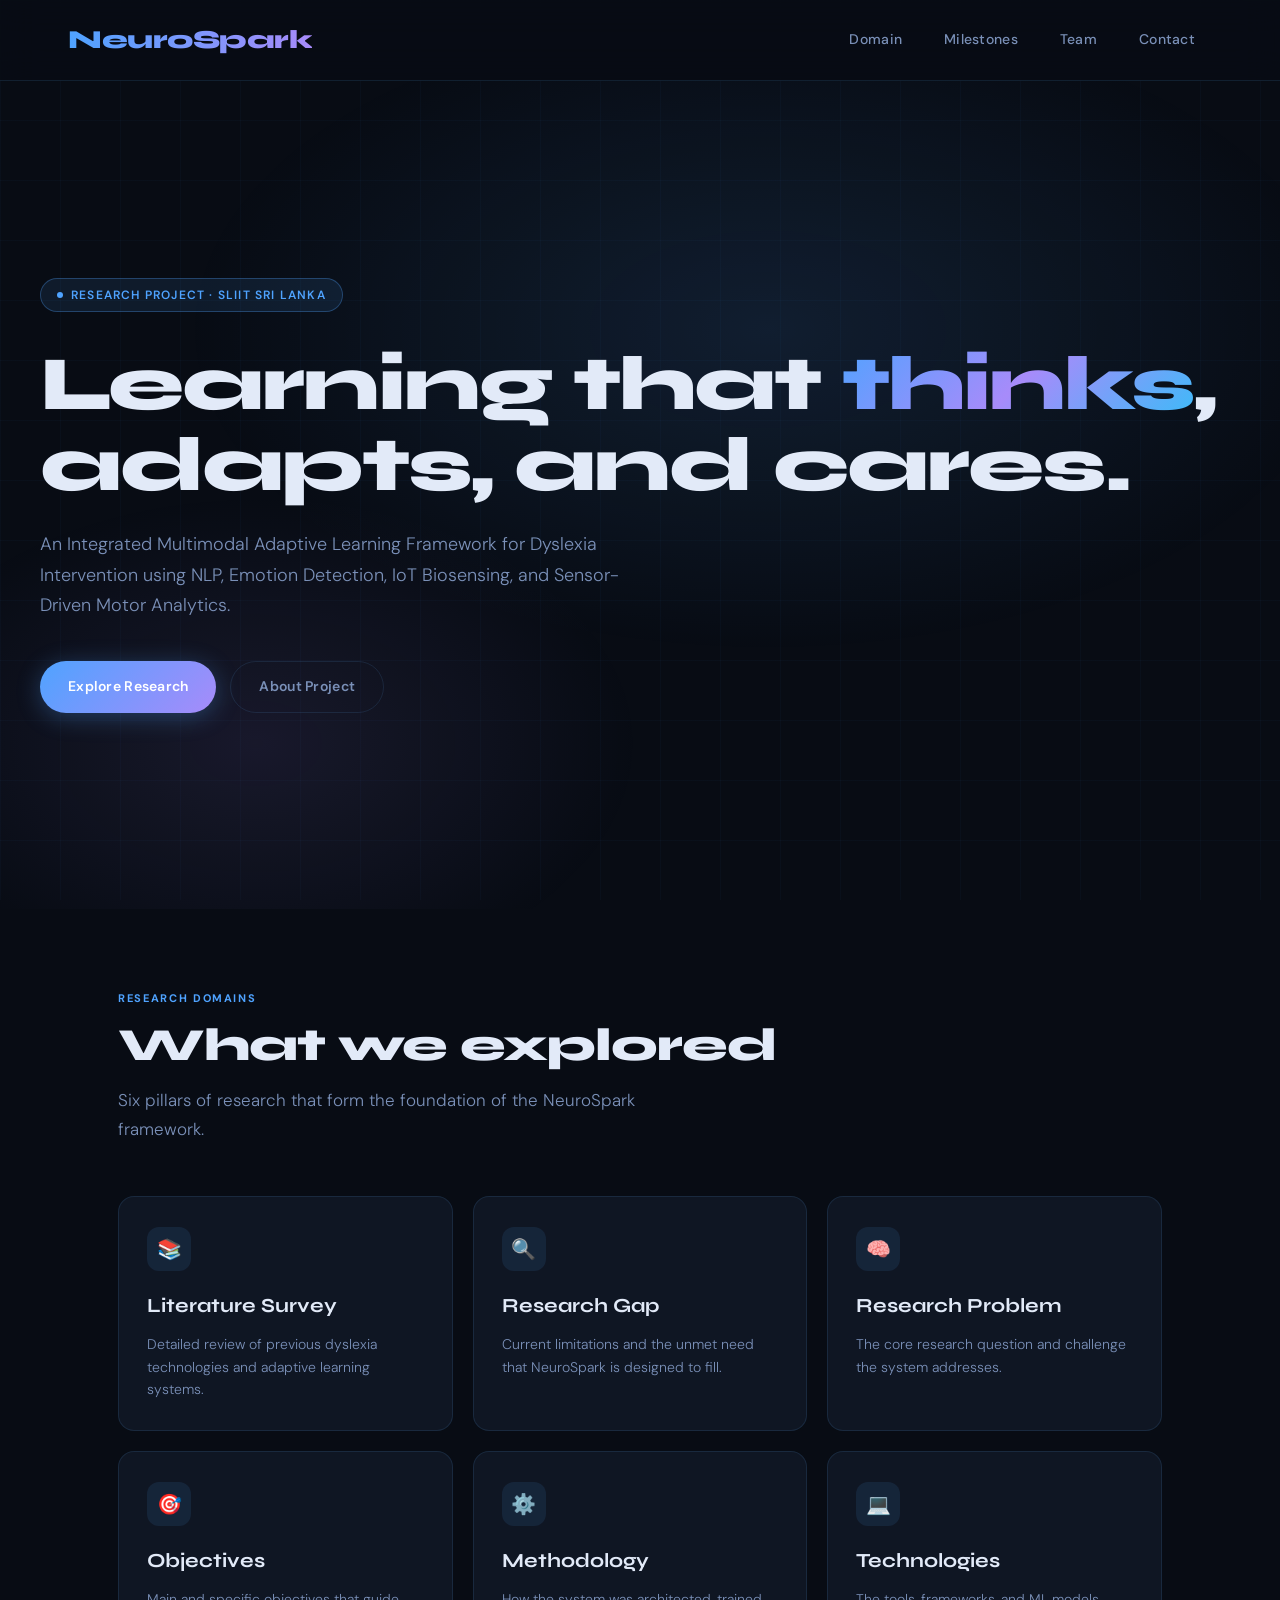
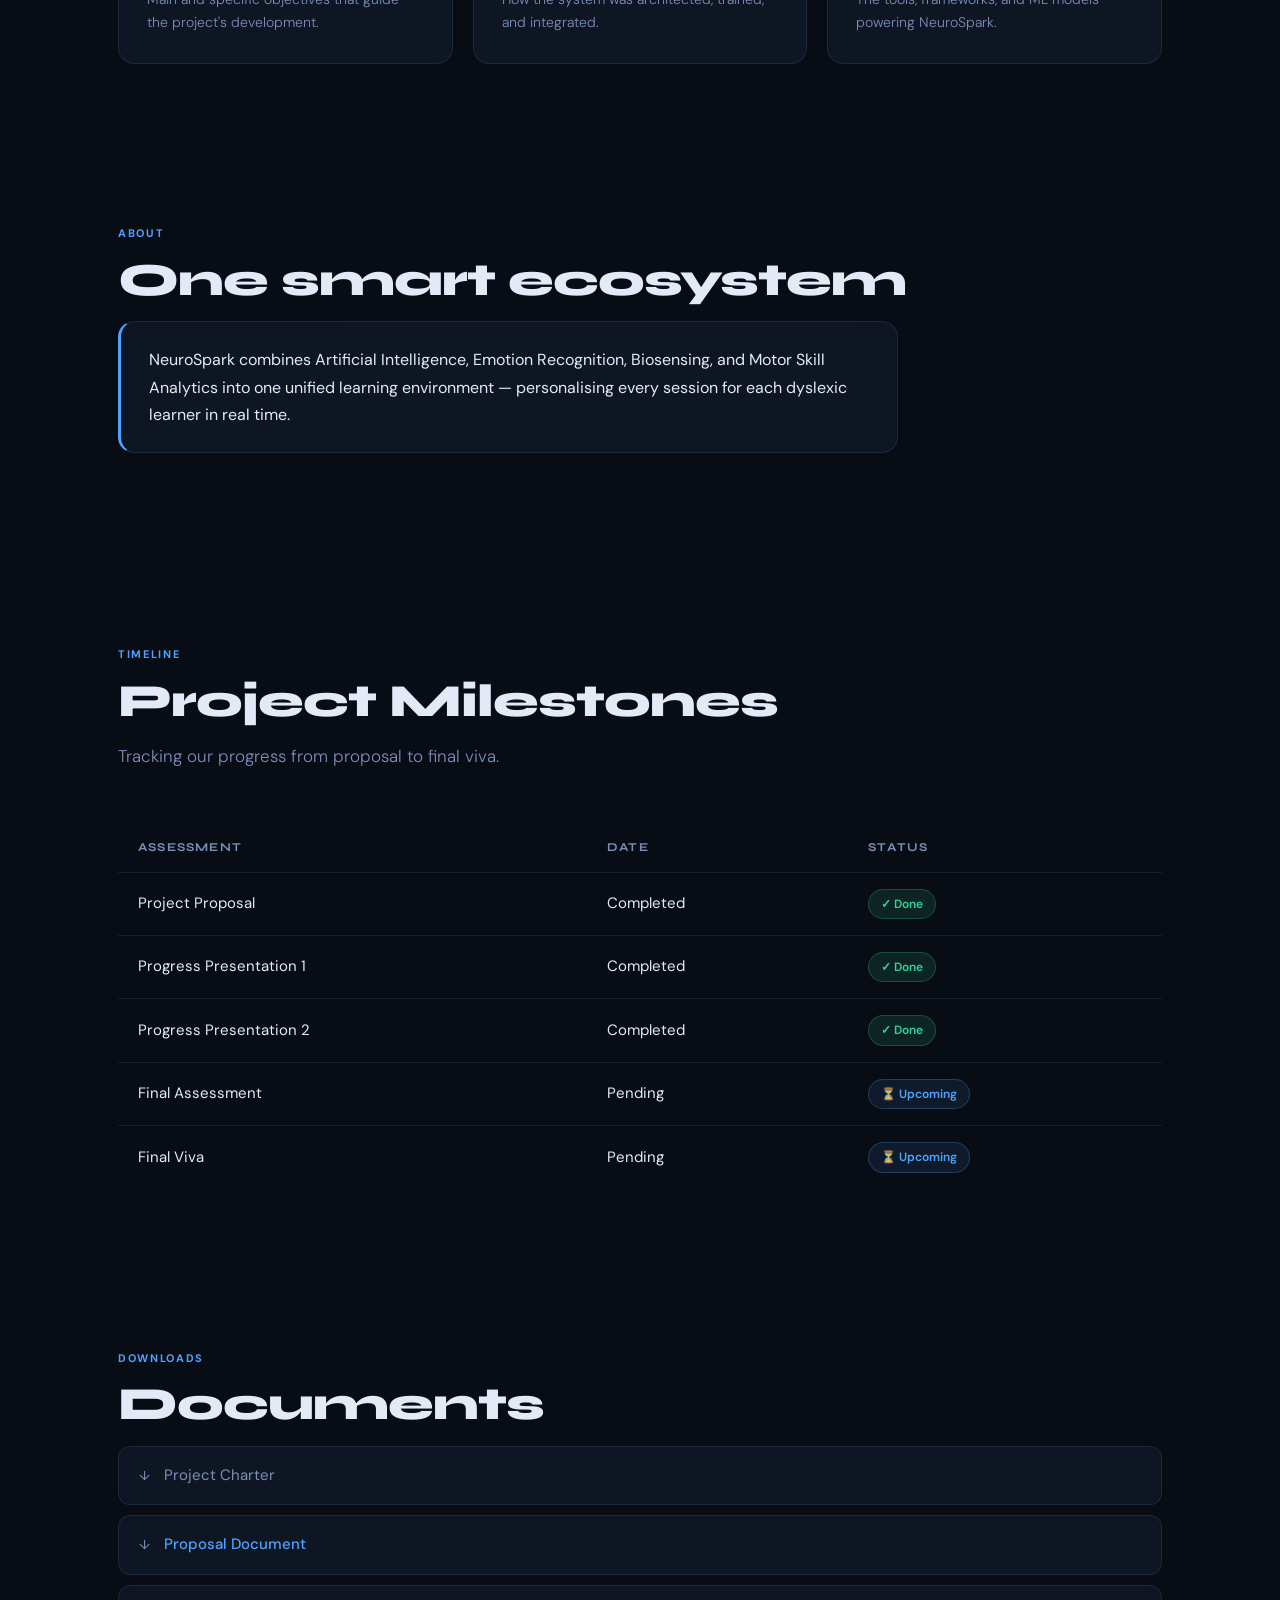
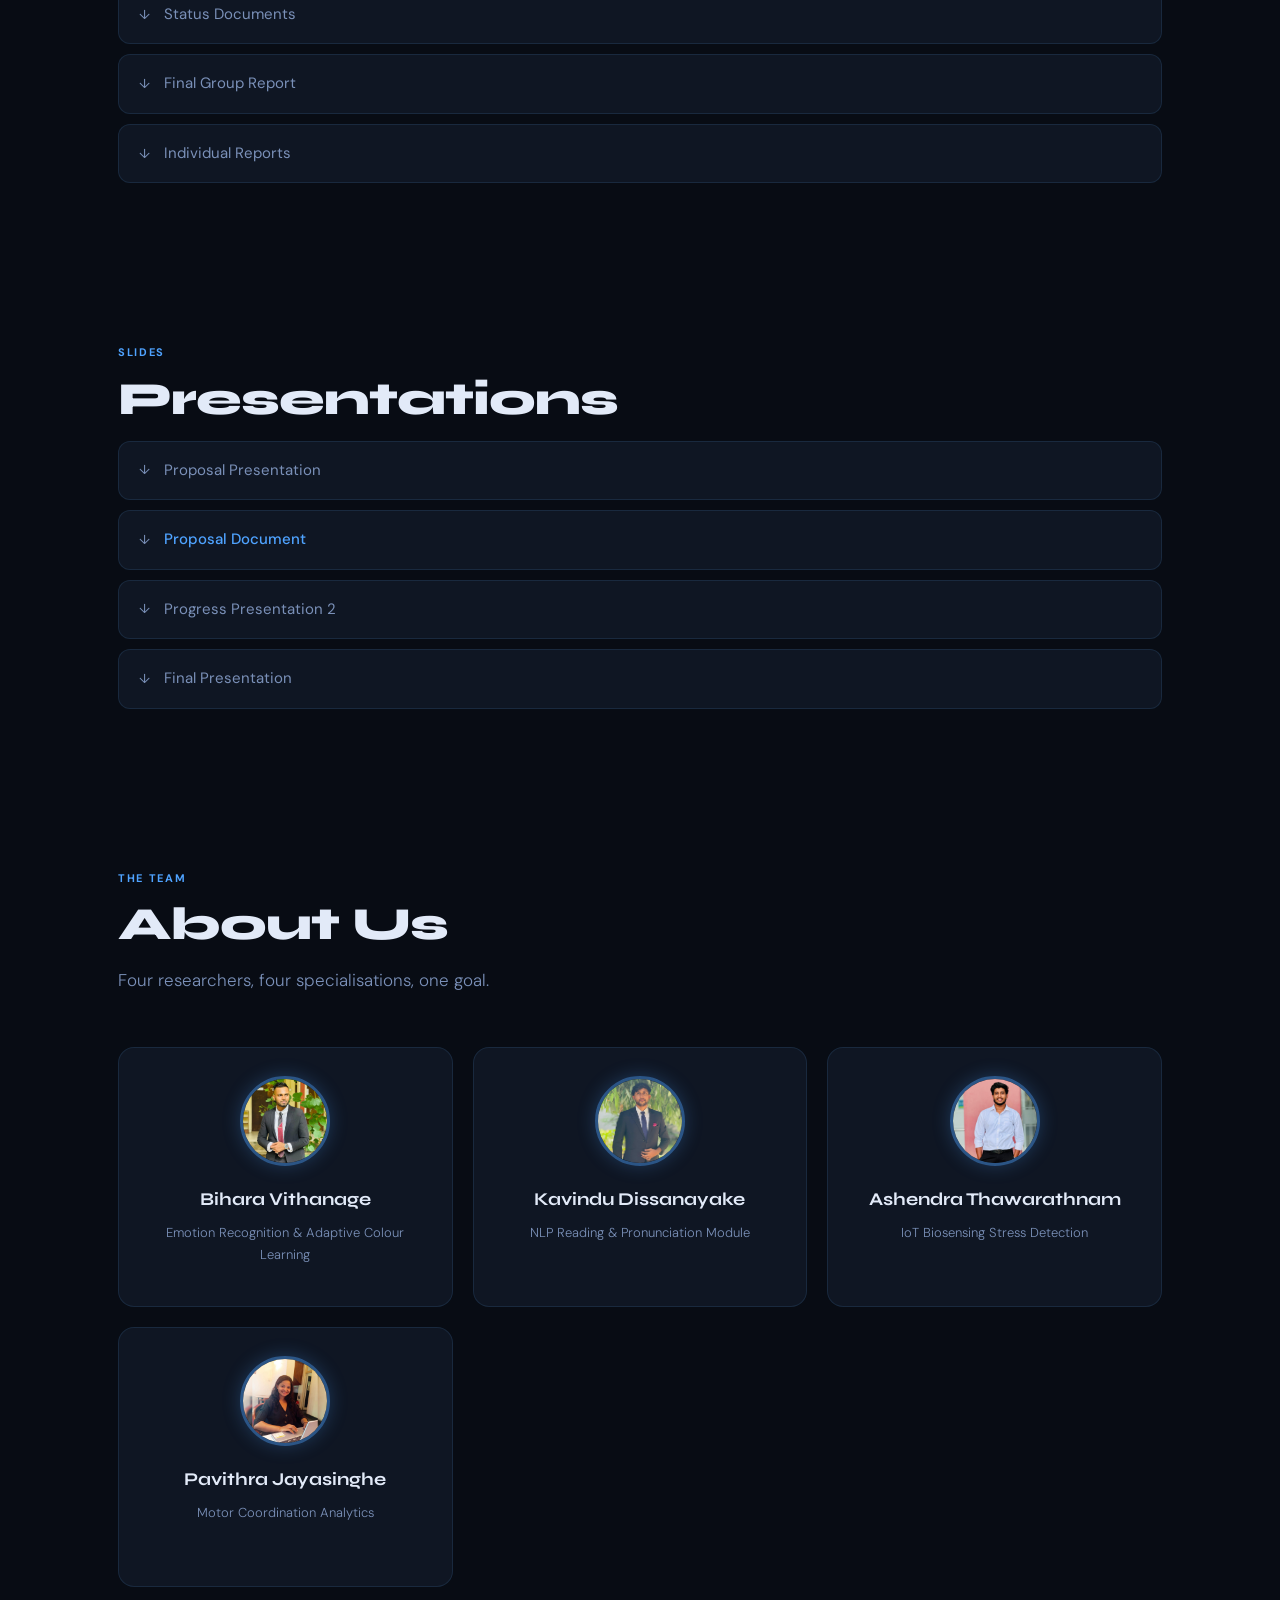
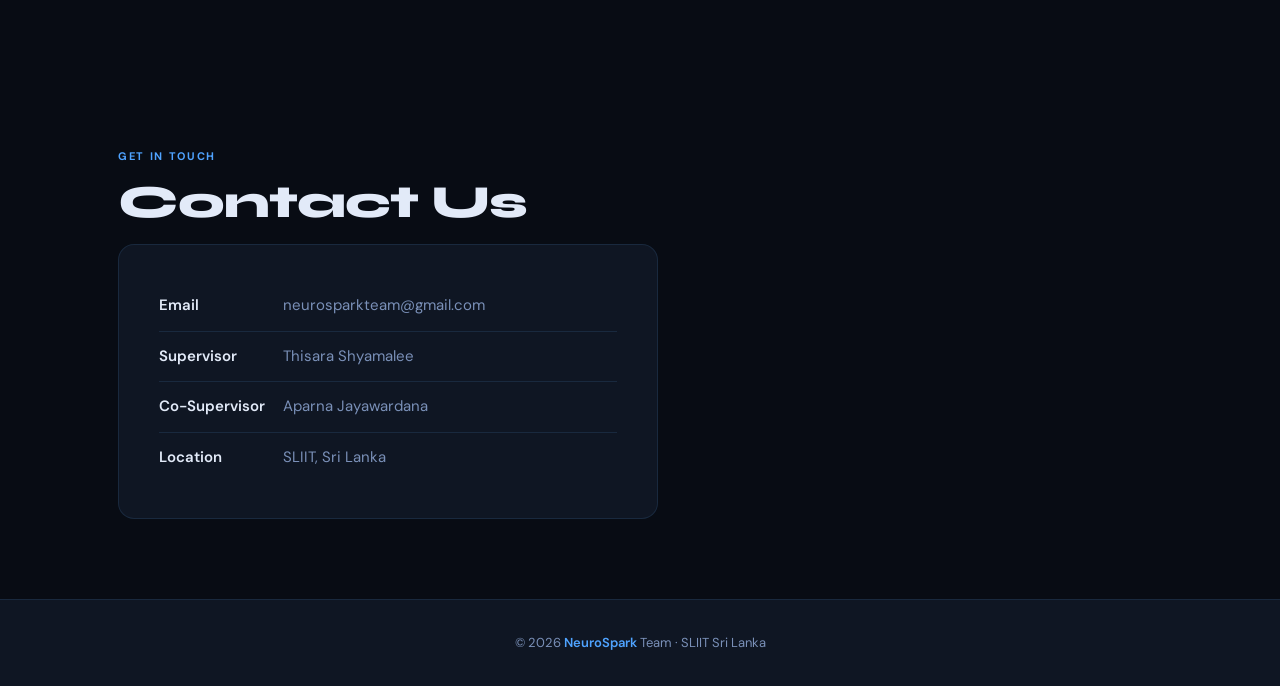
<file: index.html>
<!-- =========================
FILE: index.html
========================= -->
<!DOCTYPE html>
<html lang="en">
<head>
<meta charset="UTF-8">
<meta name="viewport" content="width=device-width, initial-scale=1.0">
<title>NeuroSpark — Adaptive Learning for Dyslexia</title>
<link rel="stylesheet" href="style.css">
</head>
<body>

<header>
  <nav>
    <div class="logo">NeuroSpark</div>
    <div class="menu">
      <a href="#domain">Domain</a>
      <a href="#milestones">Milestones</a>
      <a href="#team">Team</a>
      <a href="#contact">Contact</a>
    </div>
  </nav>
</header>

<!-- Hero -->
<section class="hero">
  <div class="hero-bg"></div>
  <div class="hero-content">
    <div class="hero-tag">Research Project · SLIIT Sri Lanka</div>
    <h1>Learning that <span>thinks</span>,<br>adapts, and cares.</h1>
    <p>An Integrated Multimodal Adaptive Learning Framework for Dyslexia Intervention using NLP, Emotion Detection, IoT Biosensing, and Sensor-Driven Motor Analytics.</p>
    <div class="hero-actions">
      <a href="#domain" class="btn">Explore Research</a>
      <a href="#about" class="btn-ghost">About Project</a>
    </div>
  </div>
</section>

<!-- Domain -->
<section class="container" id="domain">
  <div class="section-label">Research Domains</div>
  <h2 class="section-title">What we explored</h2>
  <p class="section-desc">Six pillars of research that form the foundation of the NeuroSpark framework.</p>

  <div class="card-grid">
    <div class="card">
      <div class="card-icon">📚</div>
      <a href="literature.html">Literature Survey</a>
      <p>Detailed review of previous dyslexia technologies and adaptive learning systems.</p>
    </div>
    <div class="card">
      <div class="card-icon">🔍</div>
      <a href="gap.html">Research Gap</a>
      <p>Current limitations and the unmet need that NeuroSpark is designed to fill.</p>
    </div>
    <div class="card">
      <div class="card-icon">🧠</div>
      <a href="problem.html">Research Problem</a>
      <p>The core research question and challenge the system addresses.</p>
    </div>
    <div class="card">
      <div class="card-icon">🎯</div>
      <a href="objectives.html">Objectives</a>
      <p>Main and specific objectives that guide the project's development.</p>
    </div>
    <div class="card">
      <div class="card-icon">⚙️</div>
      <a href="methodology.html">Methodology</a>
      <p>How the system was architected, trained, and integrated.</p>
    </div>
    <div class="card">
      <div class="card-icon">💻</div>
      <a href="technologies.html">Technologies</a>
      <p>The tools, frameworks, and ML models powering NeuroSpark.</p>
    </div>
  </div>
</section>

<!-- About -->
<section class="container" id="about">
  <div class="section-label">About</div>
  <h2 class="section-title">One smart ecosystem</h2>
  <div class="highlight-box">
    <p>NeuroSpark combines Artificial Intelligence, Emotion Recognition, Biosensing, and Motor Skill Analytics into one unified learning environment — personalising every session for each dyslexic learner in real time.</p>
  </div>
</section>

<!-- Milestones -->
<section class="container" id="milestones">
  <div class="section-label">Timeline</div>
  <h2 class="section-title">Project Milestones</h2>
  <p class="section-desc">Tracking our progress from proposal to final viva.</p>

  <table class="milestone-table">
    <thead>
      <tr>
        <th>Assessment</th>
        <th>Date</th>
        <th>Status</th>
      </tr>
    </thead>
    <tbody>
      <tr>
        <td>Project Proposal</td>
        <td>Completed</td>
        <td><span class="badge done">✓ Done</span></td>
      </tr>
      <tr>
        <td>Progress Presentation 1</td>
        <td>Completed</td>
        <td><span class="badge done">✓ Done</span></td>
      </tr>
      <tr>
        <td>Progress Presentation 2</td>
        <td>Completed</td>
        <td><span class="badge done">✓ Done</span></td>
      </tr>
      <tr>
        <td>Final Assessment</td>
        <td>Pending</td>
        <td><span class="badge upcoming">⏳ Upcoming</span></td>
      </tr>
      <tr>
        <td>Final Viva</td>
        <td>Pending</td>
        <td><span class="badge upcoming">⏳ Upcoming</span></td>
      </tr>
    </tbody>
  </table>
</section>

<!-- Documents -->
<section class="container" id="documents">
  <div class="section-label">Downloads</div>
  <h2 class="section-title">Documents</h2>
  <ul class="doc-list">
    <li>Project Charter</li>
    <li><a href="files/NEURODIVERSITY AWARE ADAPTIVE LEARNING WEB APPLICATION new.pdf" download>Proposal Document</a></li>
    <li>Status Documents</li>
    <li>Final Group Report</li>
    <li>Individual Reports</li>
  </ul>
</section>

<!-- Presentations -->
<section class="container" id="presentations">
  <div class="section-label">Slides</div>
  <h2 class="section-title">Presentations</h2>
  <ul class="doc-list">
    <li>Proposal Presentation</li>
    <li><a href="files/Proposal_Presentation_Template_V3[1].pptx" download>Proposal Document</a></li>
    <li>Progress Presentation 2</li>
    <li>Final Presentation</li>
  </ul>
</section>

<!-- Team -->
<section class="container" id="team">
  <div class="section-label">The Team</div>
  <h2 class="section-title">About Us</h2>
  <p class="section-desc">Four researchers, four specialisations, one goal.</p>
  <div class="card-grid">
    <div class="team-card">
      <img src="images/member1.jpeg" class="member-photo">
      <h3>Bihara Vithanage</h3>
      <p>Emotion Recognition &amp; Adaptive Colour Learning</p>
    </div>
    <div class="team-card">
      <img src="images/member2.jpeg" class="member-photo">
      <h3>Kavindu Dissanayake</h3>
      <p>NLP Reading &amp; Pronunciation Module</p>
    </div>
    <div class="team-card">  
      <img src="images/member3.jpeg" class="member-photo">
      <h3>Ashendra Thawarathnam</h3>
      <p>IoT Biosensing Stress Detection</p>
    </div>
    <div class="team-card">   
      <img src="images/member4.jpeg" class="member-photo">
      <h3>Pavithra Jayasinghe</h3>
      <p>Motor Coordination Analytics</p>
    </div>
  </div>
</section>

<!-- Contact -->
<section class="container" id="contact">
  <div class="section-label">Get in Touch</div>
  <h2 class="section-title">Contact Us</h2>
  <div class="contact-box">
    <div class="contact-row">
      <span class="label">Email</span>
      <span>neurosparkteam@gmail.com</span>
    </div>
    <div class="contact-row">
      <span class="label">Supervisor</span>
      <span>Thisara Shyamalee</span>
    </div>
    <div class="contact-row">
      <span class="label">Co-Supervisor</span>
      <span>Aparna Jayawardana</span>
    </div>
    <div class="contact-row">
      <span class="label">Location</span>
      <span>SLIIT, Sri Lanka</span>
    </div>
  </div>
</section>

<footer>
  <p>© 2026 <span>NeuroSpark</span> Team · SLIIT Sri Lanka</p>
</footer>

</body>
</html>
</file>
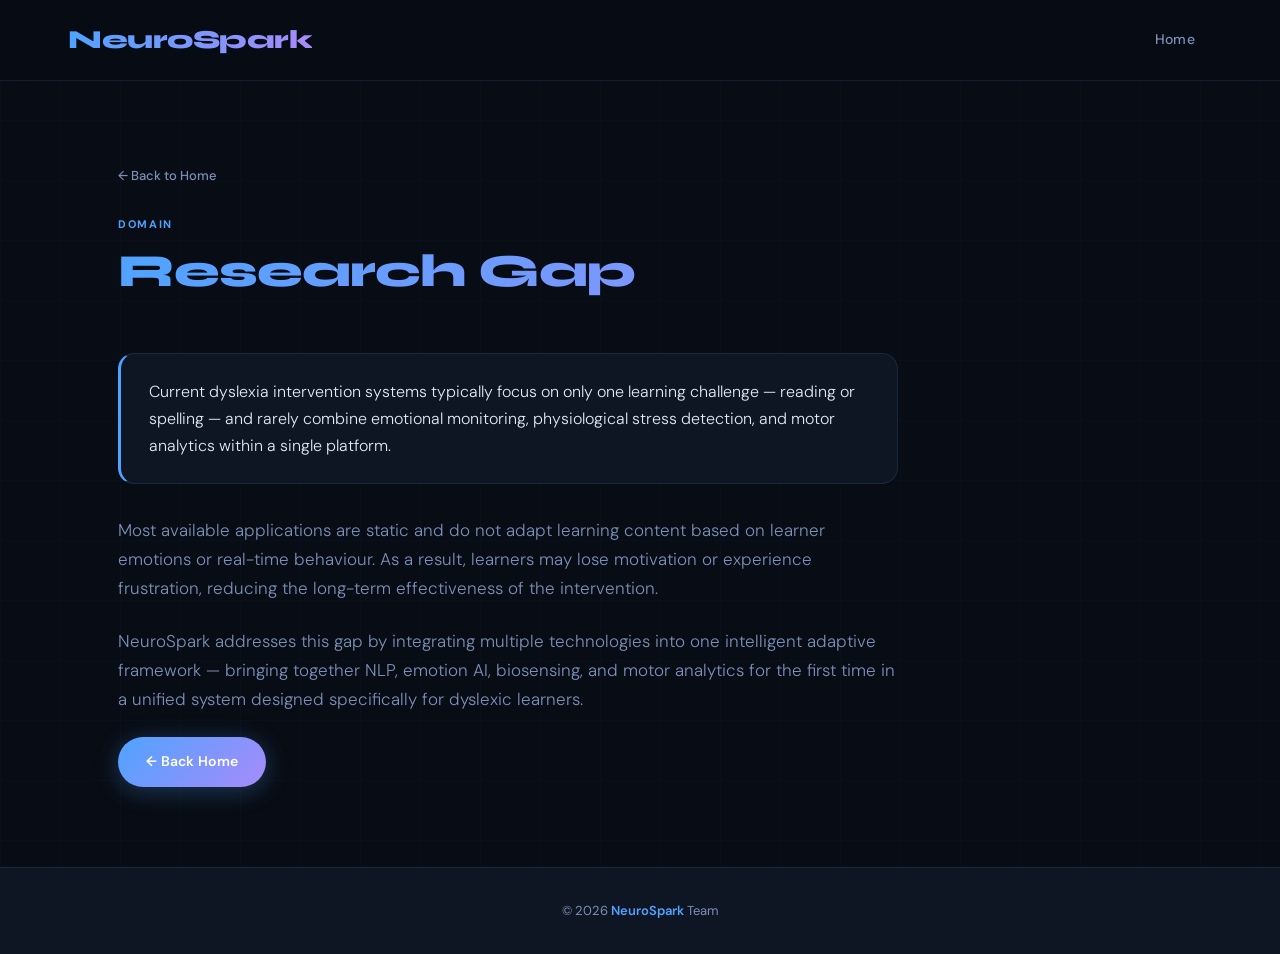
<file: gap.html>
<!-- =========================
FILE: gap.html
========================= -->
<!DOCTYPE html>
<html lang="en">
<head>
<meta charset="UTF-8">
<meta name="viewport" content="width=device-width, initial-scale=1.0">
<title>Research Gap — NeuroSpark</title>
<link rel="stylesheet" href="style.css">
</head>
<body>
<header><nav><div class="logo">NeuroSpark</div><div class="menu"><a href="index.html">Home</a></div></nav></header>

<div class="page-hero">
  <a href="index.html" class="back-link">← Back to Home</a>
  <div class="section-label">Domain</div>
  <h1 class="section-title accent">Research Gap</h1>
</div>

<div class="content-block">
  <div class="highlight-box">
    <p>Current dyslexia intervention systems typically focus on only one learning challenge — reading or spelling — and rarely combine emotional monitoring, physiological stress detection, and motor analytics within a single platform.</p>
  </div>

  <p>Most available applications are static and do not adapt learning content based on learner emotions or real-time behaviour. As a result, learners may lose motivation or experience frustration, reducing the long-term effectiveness of the intervention.</p>

  <p>NeuroSpark addresses this gap by integrating multiple technologies into one intelligent adaptive framework — bringing together NLP, emotion AI, biosensing, and motor analytics for the first time in a unified system designed specifically for dyslexic learners.</p>

  <a href="index.html" class="btn">← Back Home</a>
</div>

<footer><p>© 2026 <span>NeuroSpark</span> Team</p></footer>
</body>
</html>
</file>
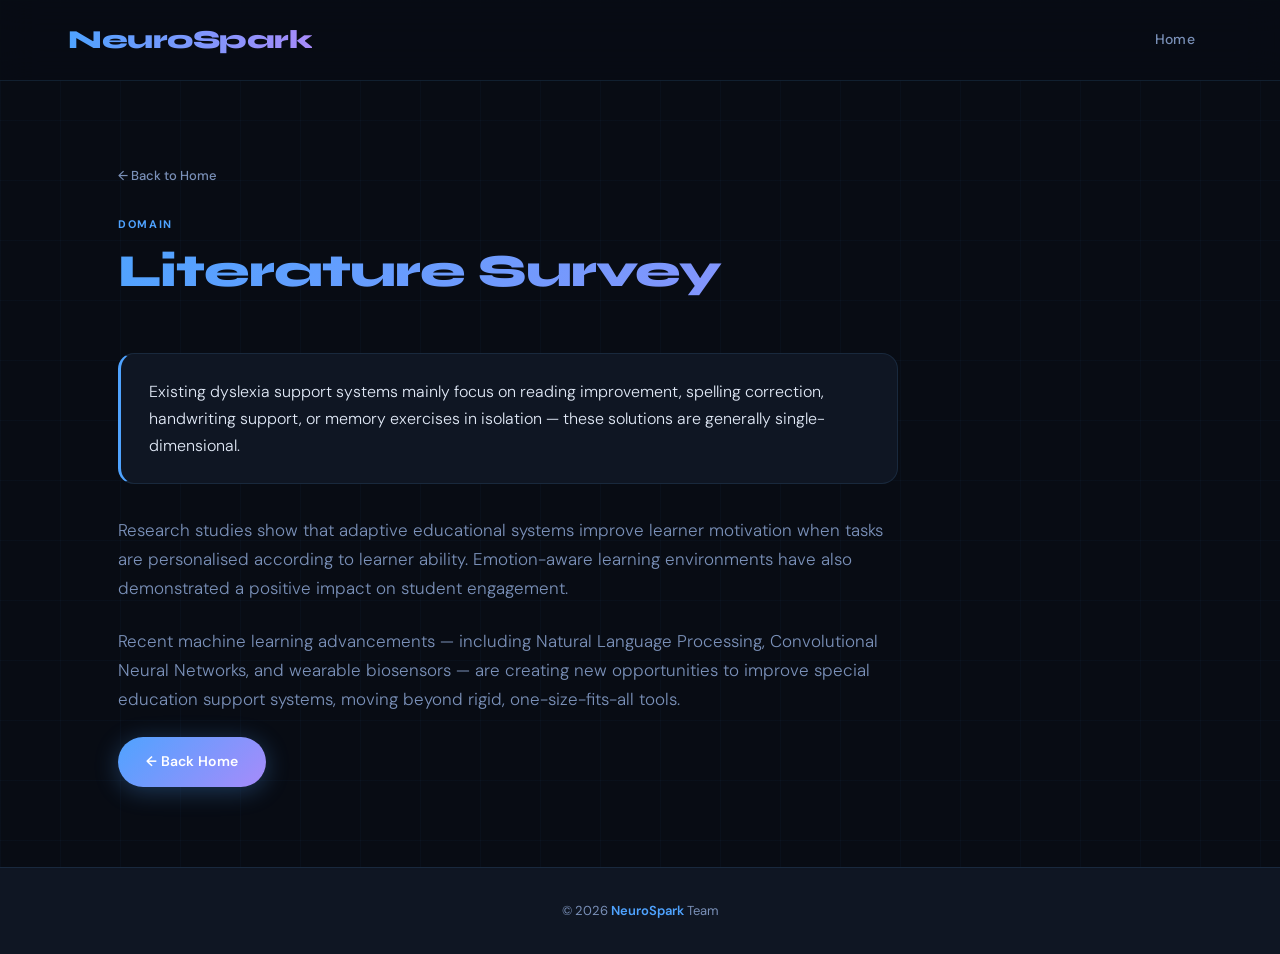
<file: literature.html>
<!-- =========================
FILE: literature.html
========================= -->
<!DOCTYPE html>
<html lang="en">
<head>
<meta charset="UTF-8">
<meta name="viewport" content="width=device-width, initial-scale=1.0">
<title>Literature Survey — NeuroSpark</title>
<link rel="stylesheet" href="style.css">
</head>
<body>
<header><nav><div class="logo">NeuroSpark</div><div class="menu"><a href="index.html">Home</a></div></nav></header>

<div class="page-hero">
  <a href="index.html" class="back-link">← Back to Home</a>
  <div class="section-label">Domain</div>
  <h1 class="section-title accent">Literature Survey</h1>
</div>

<div class="content-block">
  <div class="highlight-box">
    <p>Existing dyslexia support systems mainly focus on reading improvement, spelling correction, handwriting support, or memory exercises in isolation — these solutions are generally single-dimensional.</p>
  </div>

  <p>Research studies show that adaptive educational systems improve learner motivation when tasks are personalised according to learner ability. Emotion-aware learning environments have also demonstrated a positive impact on student engagement.</p>

  <p>Recent machine learning advancements — including Natural Language Processing, Convolutional Neural Networks, and wearable biosensors — are creating new opportunities to improve special education support systems, moving beyond rigid, one-size-fits-all tools.</p>

  <a href="index.html" class="btn">← Back Home</a>
</div>

<footer><p>© 2026 <span>NeuroSpark</span> Team</p></footer>
</body>
</html>
</file>
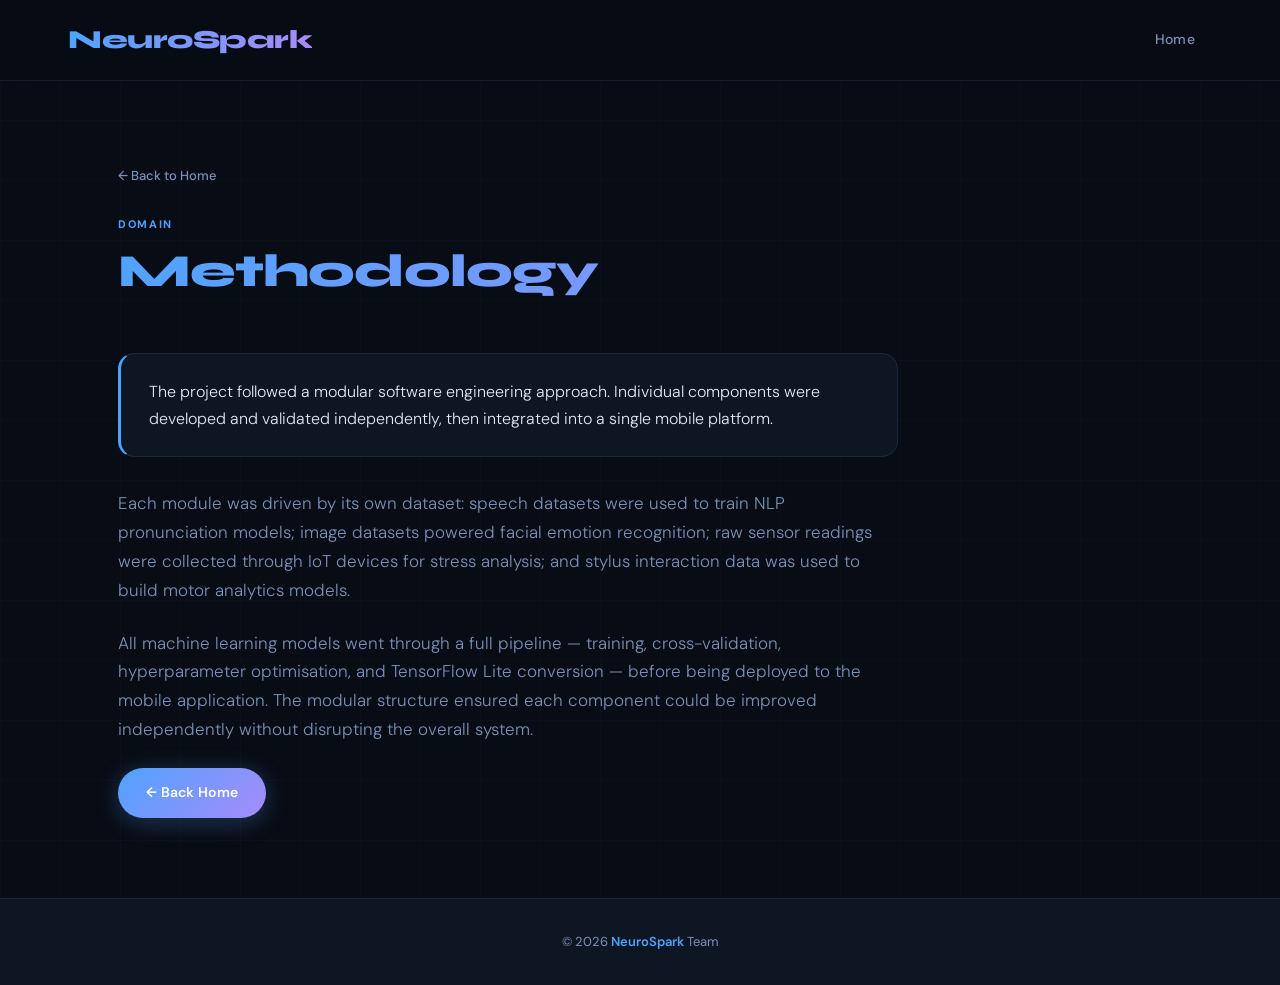
<file: methodology.html>
<!-- =========================
FILE: methodology.html
========================= -->
<!DOCTYPE html>
<html lang="en">
<head>
<meta charset="UTF-8">
<meta name="viewport" content="width=device-width, initial-scale=1.0">
<title>Methodology — NeuroSpark</title>
<link rel="stylesheet" href="style.css">
</head>
<body>
<header><nav><div class="logo">NeuroSpark</div><div class="menu"><a href="index.html">Home</a></div></nav></header>

<div class="page-hero">
  <a href="index.html" class="back-link">← Back to Home</a>
  <div class="section-label">Domain</div>
  <h1 class="section-title accent">Methodology</h1>
</div>

<div class="content-block">
  <div class="highlight-box">
    <p>The project followed a modular software engineering approach. Individual components were developed and validated independently, then integrated into a single mobile platform.</p>
  </div>

  <p>Each module was driven by its own dataset: speech datasets were used to train NLP pronunciation models; image datasets powered facial emotion recognition; raw sensor readings were collected through IoT devices for stress analysis; and stylus interaction data was used to build motor analytics models.</p>

  <p>All machine learning models went through a full pipeline — training, cross-validation, hyperparameter optimisation, and TensorFlow Lite conversion — before being deployed to the mobile application. The modular structure ensured each component could be improved independently without disrupting the overall system.</p>

  <a href="index.html" class="btn">← Back Home</a>
</div>

<footer><p>© 2026 <span>NeuroSpark</span> Team</p></footer>
</body>
</html>
</file>
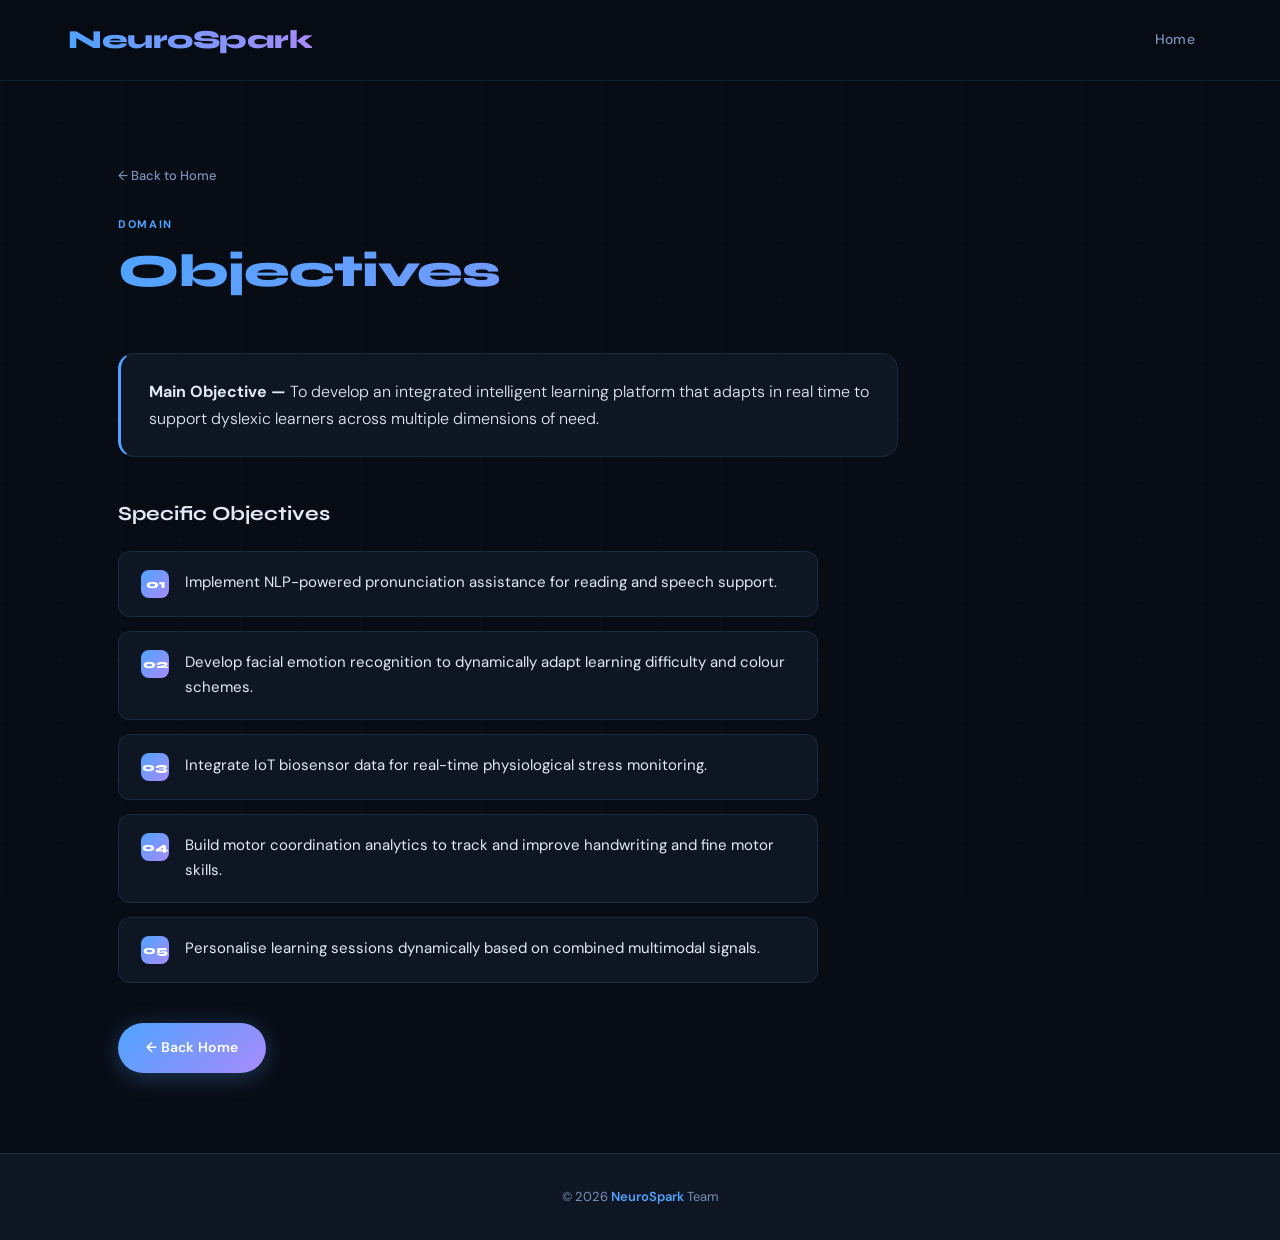
<file: objectives.html>
<!-- =========================
FILE: objectives.html
========================= -->
<!DOCTYPE html>
<html lang="en">
<head>
<meta charset="UTF-8">
<meta name="viewport" content="width=device-width, initial-scale=1.0">
<title>Objectives — NeuroSpark</title>
<link rel="stylesheet" href="style.css">
</head>
<body>
<header><nav><div class="logo">NeuroSpark</div><div class="menu"><a href="index.html">Home</a></div></nav></header>

<div class="page-hero">
  <a href="index.html" class="back-link">← Back to Home</a>
  <div class="section-label">Domain</div>
  <h1 class="section-title accent">Objectives</h1>
</div>

<div class="content-block">
  <div class="highlight-box">
    <p><strong style="color:var(--text)">Main Objective —</strong> To develop an integrated intelligent learning platform that adapts in real time to support dyslexic learners across multiple dimensions of need.</p>
  </div>

  <h3 style="font-family:var(--heading-font);color:var(--text);font-size:20px;margin-bottom:20px;margin-top:40px;">Specific Objectives</h3>

  <ul class="obj-list">
    <li>
      <span class="num">01</span>
      Implement NLP-powered pronunciation assistance for reading and speech support.
    </li>
    <li>
      <span class="num">02</span>
      Develop facial emotion recognition to dynamically adapt learning difficulty and colour schemes.
    </li>
    <li>
      <span class="num">03</span>
      Integrate IoT biosensor data for real-time physiological stress monitoring.
    </li>
    <li>
      <span class="num">04</span>
      Build motor coordination analytics to track and improve handwriting and fine motor skills.
    </li>
    <li>
      <span class="num">05</span>
      Personalise learning sessions dynamically based on combined multimodal signals.
    </li>
  </ul>

  <div style="margin-top:40px;">
    <a href="index.html" class="btn">← Back Home</a>
  </div>
</div>

<footer><p>© 2026 <span>NeuroSpark</span> Team</p></footer>
</body>
</html>
</file>
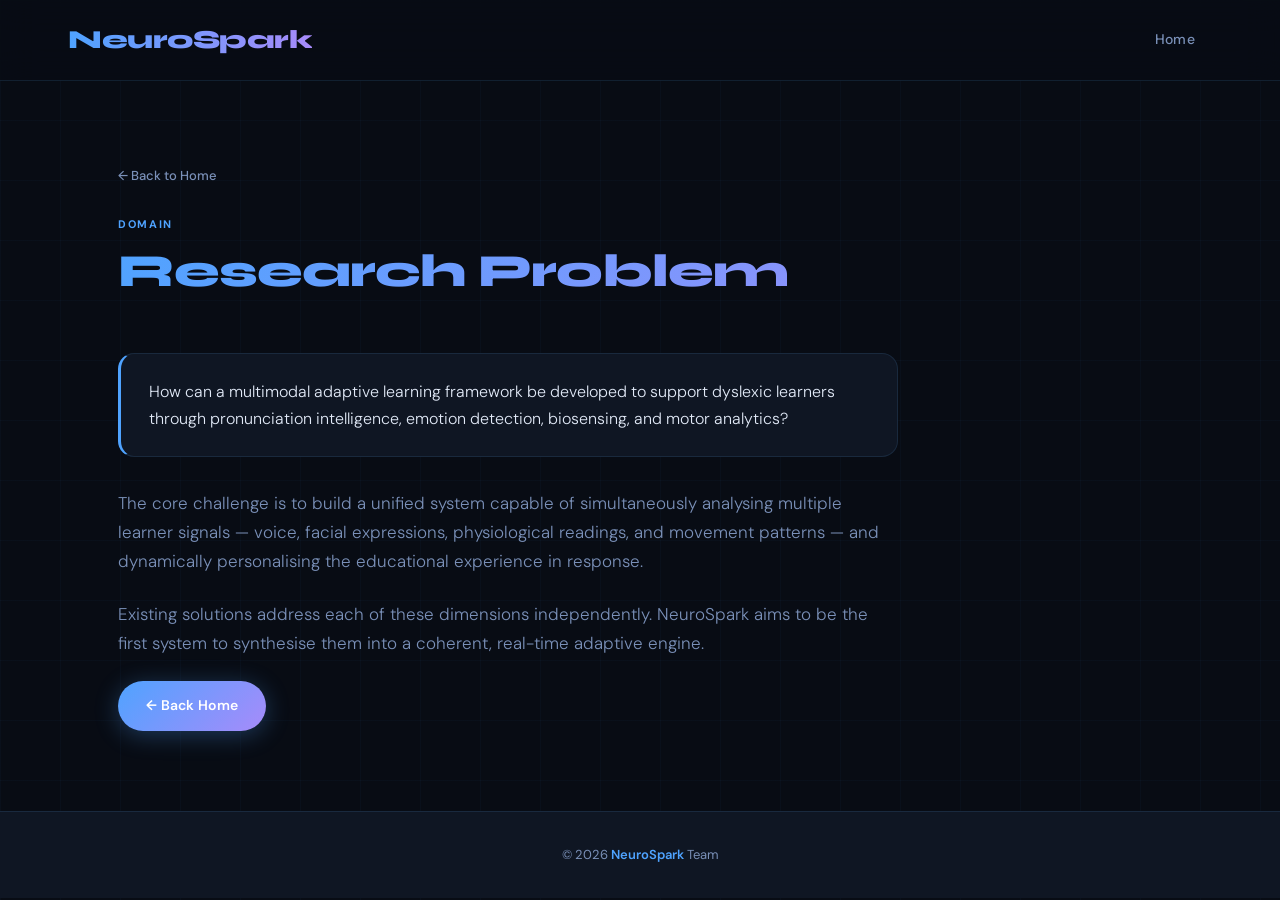
<file: problem.html>
<!-- =========================
FILE: problem.html
========================= -->
<!DOCTYPE html>
<html lang="en">
<head>
<meta charset="UTF-8">
<meta name="viewport" content="width=device-width, initial-scale=1.0">
<title>Research Problem — NeuroSpark</title>
<link rel="stylesheet" href="style.css">
</head>
<body>
<header><nav><div class="logo">NeuroSpark</div><div class="menu"><a href="index.html">Home</a></div></nav></header>

<div class="page-hero">
  <a href="index.html" class="back-link">← Back to Home</a>
  <div class="section-label">Domain</div>
  <h1 class="section-title accent">Research Problem</h1>
</div>

<div class="content-block">
  <div class="highlight-box">
    <p>How can a multimodal adaptive learning framework be developed to support dyslexic learners through pronunciation intelligence, emotion detection, biosensing, and motor analytics?</p>
  </div>

  <p>The core challenge is to build a unified system capable of simultaneously analysing multiple learner signals — voice, facial expressions, physiological readings, and movement patterns — and dynamically personalising the educational experience in response.</p>

  <p>Existing solutions address each of these dimensions independently. NeuroSpark aims to be the first system to synthesise them into a coherent, real-time adaptive engine.</p>

  <a href="index.html" class="btn">← Back Home</a>
</div>

<footer><p>© 2026 <span>NeuroSpark</span> Team</p></footer>
</body>
</html>
</file>
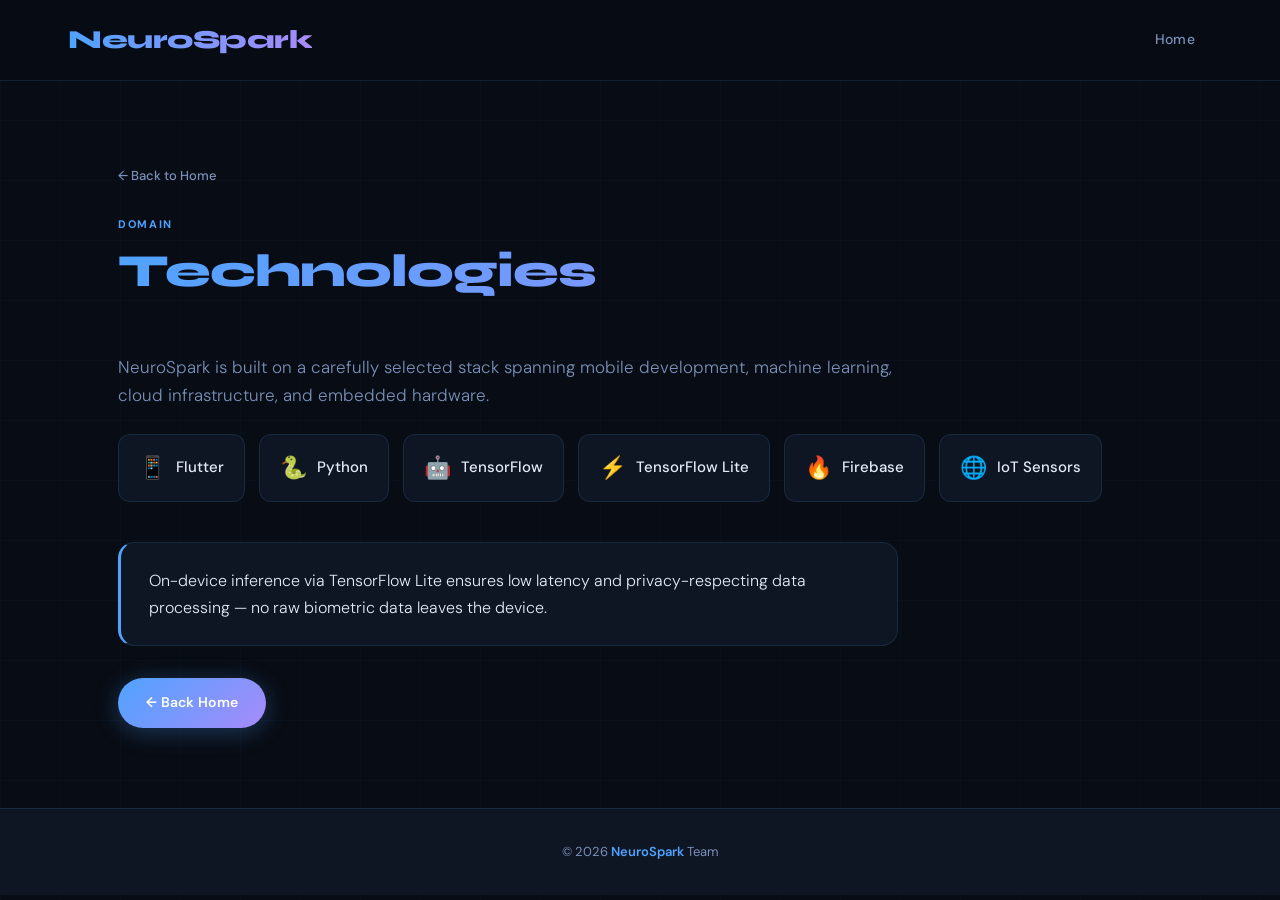
<file: technologies.html>
<!-- =========================
FILE: technologies.html
========================= -->
<!DOCTYPE html>
<html lang="en">
<head>
<meta charset="UTF-8">
<meta name="viewport" content="width=device-width, initial-scale=1.0">
<title>Technologies — NeuroSpark</title>
<link rel="stylesheet" href="style.css">
</head>
<body>
<header><nav><div class="logo">NeuroSpark</div><div class="menu"><a href="index.html">Home</a></div></nav></header>

<div class="page-hero">
  <a href="index.html" class="back-link">← Back to Home</a>
  <div class="section-label">Domain</div>
  <h1 class="section-title accent">Technologies</h1>
</div>

<div class="content-block">
  <p>NeuroSpark is built on a carefully selected stack spanning mobile development, machine learning, cloud infrastructure, and embedded hardware.</p>

  <div class="tech-grid">
    <div class="tech-pill"><span class="icon">📱</span> Flutter</div>
    <div class="tech-pill"><span class="icon">🐍</span> Python</div>
    <div class="tech-pill"><span class="icon">🤖</span> TensorFlow</div>
    <div class="tech-pill"><span class="icon">⚡</span> TensorFlow Lite</div>
    <div class="tech-pill"><span class="icon">🔥</span> Firebase</div>
    <div class="tech-pill"><span class="icon">🌐</span> IoT Sensors</div>
  </div>

  <div class="highlight-box" style="margin-top:40px;">
    <p>On-device inference via TensorFlow Lite ensures low latency and privacy-respecting data processing — no raw biometric data leaves the device.</p>
  </div>

  <div style="margin-top:32px;">
    <a href="index.html" class="btn">← Back Home</a>
  </div>
</div>

<footer><p>© 2026 <span>NeuroSpark</span> Team</p></footer>
</body>
</html>
</file>
<file: style.css>
/* =========================
   FILE: style.css — NeuroSpark Premium Theme
========================= */

@import url('https://fonts.googleapis.com/css2?family=Syne:wght@400;600;700;800&family=DM+Sans:ital,wght@0,300;0,400;0,500;1,300&display=swap');

/* ── CSS Variables ── */
:root {
  --bg: #080c14;
  --surface: #0f1623;
  --surface2: #151d2e;
  --border: rgba(99,179,255,0.12);
  --blue: #4fa3ff;
  --violet: #a78bfa;
  --cyan: #38bdf8;
  --green: #34d399;
  --text: #e2eaf8;
  --muted: #7a90b8;
  --heading-font: 'Syne', sans-serif;
  --body-font: 'DM Sans', sans-serif;
  --radius: 16px;
  --glow-blue: 0 0 40px rgba(79,163,255,0.18);
  --glow-violet: 0 0 40px rgba(167,139,250,0.18);
}

/* ── Reset & Base ── */
*, *::before, *::after { box-sizing: border-box; margin: 0; padding: 0; }

html { scroll-behavior: smooth; }

body {
  font-family: var(--body-font);
  background: var(--bg);
  color: var(--text);
  line-height: 1.7;
  font-size: 16px;
  overflow-x: hidden;
}

/* Subtle grid texture */
body::before {
  content: '';
  position: fixed;
  inset: 0;
  background-image:
    linear-gradient(rgba(79,163,255,0.03) 1px, transparent 1px),
    linear-gradient(90deg, rgba(79,163,255,0.03) 1px, transparent 1px);
  background-size: 60px 60px;
  pointer-events: none;
  z-index: 0;
}

/* ── Header / Nav ── */
header {
  position: sticky;
  top: 0;
  z-index: 200;
  background: rgba(8, 12, 20, 0.85);
  backdrop-filter: blur(18px);
  border-bottom: 1px solid var(--border);
}

nav {
  max-width: 1200px;
  margin: auto;
  display: flex;
  justify-content: space-between;
  align-items: center;
  padding: 18px 28px;
}

.logo {
  font-family: var(--heading-font);
  font-size: 26px;
  font-weight: 800;
  background: linear-gradient(90deg, var(--blue), var(--violet));
  -webkit-background-clip: text;
  -webkit-text-fill-color: transparent;
  background-clip: text;
  letter-spacing: -0.5px;
}

.menu { display: flex; gap: 8px; }

.menu a {
  color: var(--muted);
  text-decoration: none;
  font-size: 14px;
  font-weight: 500;
  padding: 8px 16px;
  border-radius: 50px;
  border: 1px solid transparent;
  transition: all 0.25s ease;
  letter-spacing: 0.02em;
}
.member-photo{
width:90px;
height:90px;
border-radius:50%;
object-fit:cover;
display:block;
margin:0 auto 18px auto;
border:3px solid rgba(79,163,255,0.45);
box-shadow:0 0 18px rgba(79,163,255,0.25);
}
.menu a:hover {
  color: var(--text);
  border-color: var(--border);
  background: var(--surface);
}

/* ── Hero ── */
.hero {
  position: relative;
  overflow: hidden;
  min-height: 92vh;
  display: flex;
  align-items: center;
  padding: 0 28px;
}

.hero-bg {
  position: absolute;
  inset: 0;
  background:
    radial-gradient(ellipse 70% 60% at 60% 30%, rgba(79,163,255,0.12) 0%, transparent 65%),
    radial-gradient(ellipse 50% 50% at 20% 80%, rgba(167,139,250,0.1) 0%, transparent 60%);
  z-index: 0;
}

.hero-content {
  position: relative;
  z-index: 1;
  max-width: 1200px;
  margin: auto;
  width: 100%;
  padding: 80px 0;
}

.hero-tag {
  display: inline-flex;
  align-items: center;
  gap: 8px;
  background: rgba(79,163,255,0.1);
  border: 1px solid rgba(79,163,255,0.3);
  color: var(--blue);
  font-size: 12px;
  font-weight: 600;
  letter-spacing: 0.1em;
  text-transform: uppercase;
  padding: 6px 16px;
  border-radius: 50px;
  margin-bottom: 32px;
  animation: fadeUp 0.6s ease both;
}

.hero-tag::before {
  content: '';
  width: 6px; height: 6px;
  border-radius: 50%;
  background: var(--blue);
  animation: pulse 2s infinite;
}

@keyframes pulse {
  0%, 100% { opacity: 1; transform: scale(1); }
  50% { opacity: 0.4; transform: scale(0.7); }
}

.hero h1 {
  font-family: var(--heading-font);
  font-size: clamp(42px, 6vw, 82px);
  font-weight: 800;
  line-height: 1.05;
  letter-spacing: -2px;
  margin-bottom: 24px;
  animation: fadeUp 0.6s 0.1s ease both;
}

.hero h1 span {
  background: linear-gradient(135deg, var(--blue) 0%, var(--violet) 50%, var(--cyan) 100%);
  -webkit-background-clip: text;
  -webkit-text-fill-color: transparent;
  background-clip: text;
}

.hero p {
  font-size: 18px;
  color: var(--muted);
  max-width: 620px;
  font-weight: 300;
  margin-bottom: 40px;
  animation: fadeUp 0.6s 0.2s ease both;
}

.hero-actions {
  display: flex;
  gap: 14px;
  flex-wrap: wrap;
  animation: fadeUp 0.6s 0.3s ease both;
}

/* ── Buttons ── */
.btn, .btn-ghost {
  display: inline-flex;
  align-items: center;
  gap: 8px;
  padding: 13px 28px;
  border-radius: 50px;
  font-family: var(--body-font);
  font-size: 14px;
  font-weight: 600;
  text-decoration: none;
  transition: all 0.25s ease;
  cursor: pointer;
  letter-spacing: 0.02em;
}

.btn {
  background: linear-gradient(135deg, var(--blue), var(--violet));
  color: #fff;
  border: none;
  box-shadow: 0 4px 24px rgba(79,163,255,0.3);
}

.btn:hover {
  transform: translateY(-2px);
  box-shadow: 0 8px 32px rgba(79,163,255,0.45);
}

.btn-ghost {
  background: transparent;
  color: var(--muted);
  border: 1px solid var(--border);
}

.btn-ghost:hover {
  background: var(--surface);
  color: var(--text);
  border-color: rgba(99,179,255,0.3);
}

/* ── Section containers ── */
.container {
  max-width: 1100px;
  margin: auto;
  padding: 80px 28px;
  position: relative;
  z-index: 1;
}

.section-label {
  font-size: 11px;
  font-weight: 700;
  letter-spacing: 0.15em;
  text-transform: uppercase;
  color: var(--blue);
  margin-bottom: 12px;
}

.section-title {
  font-family: var(--heading-font);
  font-size: clamp(28px, 4vw, 46px);
  font-weight: 800;
  color: var(--text);
  letter-spacing: -1px;
  margin-bottom: 16px;
  line-height: 1.1;
}

.section-title.accent {
  background: linear-gradient(135deg, var(--blue), var(--violet));
  -webkit-background-clip: text;
  -webkit-text-fill-color: transparent;
  background-clip: text;
}

.section-desc {
  color: var(--muted);
  font-size: 17px;
  font-weight: 300;
  max-width: 600px;
  margin-bottom: 52px;
}

/* ── Cards ── */
.card-grid {
  display: grid;
  grid-template-columns: repeat(auto-fit, minmax(280px, 1fr));
  gap: 20px;
}

.card {
  background: var(--surface);
  border: 1px solid var(--border);
  border-radius: var(--radius);
  padding: 30px 28px;
  transition: all 0.3s ease;
  position: relative;
  overflow: hidden;
}

.card::before {
  content: '';
  position: absolute;
  top: 0; left: 0; right: 0;
  height: 2px;
  background: linear-gradient(90deg, var(--blue), var(--violet));
  opacity: 0;
  transition: opacity 0.3s ease;
}

.card:hover {
  transform: translateY(-6px);
  border-color: rgba(79,163,255,0.3);
  box-shadow: var(--glow-blue);
}

.card:hover::before { opacity: 1; }

.card-icon {
  width: 44px; height: 44px;
  border-radius: 12px;
  background: rgba(79,163,255,0.1);
  display: flex; align-items: center; justify-content: center;
  font-size: 20px;
  margin-bottom: 18px;
}

.card a {
  font-family: var(--heading-font);
  font-size: 20px;
  font-weight: 700;
  color: var(--text);
  text-decoration: none;
  display: block;
  margin-bottom: 10px;
  transition: color 0.2s;
}

.card a:hover { color: var(--blue); }

.card p {
  color: var(--muted);
  font-size: 14px;
  line-height: 1.6;
  font-weight: 300;
}

/* ── Inner page content ── */
.page-hero {
  padding: 80px 28px 40px;
  max-width: 1100px;
  margin: auto;
  position: relative;
  z-index: 1;
}

.page-hero .back-link {
  display: inline-flex;
  align-items: center;
  gap: 6px;
  color: var(--muted);
  text-decoration: none;
  font-size: 13px;
  font-weight: 500;
  margin-bottom: 28px;
  transition: color 0.2s;
}

.page-hero .back-link:hover { color: var(--blue); }

.content-block {
  max-width: 1100px;
  margin: auto;
  padding: 0 28px 80px;
  position: relative;
  z-index: 1;
}

.content-block p {
  color: var(--muted);
  font-size: 17px;
  font-weight: 300;
  margin-bottom: 24px;
  max-width: 780px;
}

.highlight-box {
  background: var(--surface);
  border: 1px solid var(--border);
  border-left: 3px solid var(--blue);
  border-radius: var(--radius);
  padding: 24px 28px;
  margin-bottom: 32px;
  max-width: 780px;
}

.highlight-box p {
  margin: 0;
  color: var(--text);
  font-size: 16px;
}

/* Objectives list */
.obj-list {
  list-style: none;
  padding: 0;
  display: flex;
  flex-direction: column;
  gap: 14px;
  max-width: 700px;
}

.obj-list li {
  display: flex;
  align-items: flex-start;
  gap: 16px;
  background: var(--surface);
  border: 1px solid var(--border);
  border-radius: 12px;
  padding: 18px 22px;
  color: var(--text);
  font-size: 15px;
  font-weight: 400;
  transition: border-color 0.2s;
}

.obj-list li:hover { border-color: rgba(79,163,255,0.3); }

.obj-list li span.num {
  flex-shrink: 0;
  width: 28px; height: 28px;
  border-radius: 8px;
  background: linear-gradient(135deg, var(--blue), var(--violet));
  display: flex; align-items: center; justify-content: center;
  font-size: 12px;
  font-weight: 800;
  color: #fff;
  font-family: var(--heading-font);
}

/* Technologies pills */
.tech-grid {
  display: flex;
  flex-wrap: wrap;
  gap: 14px;
  margin-top: 12px;
}

.tech-pill {
  display: flex;
  align-items: center;
  gap: 10px;
  background: var(--surface);
  border: 1px solid var(--border);
  border-radius: 12px;
  padding: 14px 20px;
  font-size: 15px;
  font-weight: 500;
  color: var(--text);
  transition: all 0.25s;
}

.tech-pill:hover {
  border-color: rgba(79,163,255,0.3);
  background: var(--surface2);
  transform: translateY(-2px);
}

.tech-pill .icon {
  font-size: 22px;
}

/* ── Milestones Table ── */
.milestone-table {
  width: 100%;
  border-collapse: collapse;
  margin-top: 12px;
}

.milestone-table th {
  font-family: var(--heading-font);
  font-size: 12px;
  letter-spacing: 0.1em;
  text-transform: uppercase;
  color: var(--muted);
  font-weight: 700;
  padding: 14px 20px;
  text-align: left;
  border-bottom: 1px solid var(--border);
}

.milestone-table td {
  padding: 16px 20px;
  border-bottom: 1px solid var(--border);
  font-size: 15px;
  color: var(--text);
}

.milestone-table tr:last-child td { border-bottom: none; }

.milestone-table tr:hover td {
  background: var(--surface2);
}

.badge {
  display: inline-flex;
  align-items: center;
  gap: 6px;
  padding: 4px 12px;
  border-radius: 50px;
  font-size: 12px;
  font-weight: 600;
}

.badge.done {
  background: rgba(52,211,153,0.12);
  color: var(--green);
  border: 1px solid rgba(52,211,153,0.25);
}

.badge.upcoming {
  background: rgba(79,163,255,0.1);
  color: var(--blue);
  border: 1px solid rgba(79,163,255,0.25);
}

/* ── Documents & Presentations ── */
.doc-list {
  list-style: none;
  padding: 0;
  display: flex;
  flex-direction: column;
  gap: 10px;
}

.doc-list li {
  display: flex;
  align-items: center;
  gap: 14px;
  background: var(--surface);
  border: 1px solid var(--border);
  border-radius: 12px;
  padding: 16px 20px;
  font-size: 15px;
  color: var(--muted);
}

.doc-list li a {
  color: var(--blue);
  text-decoration: none;
  font-weight: 500;
}

.doc-list li a:hover { text-decoration: underline; }

.doc-list li::before {
  content: '↓';
  color: var(--muted);
  font-size: 13px;
}

/* ── Team Cards ── */
.team-card{
background:var(--surface);
border:1px solid var(--border);
border-radius:var(--radius);
padding:28px 22px;
text-align:center;
transition:all 0.3s ease;
position:relative;
overflow:hidden;
min-height:260px;
display:flex;
flex-direction:column;
justify-content:flex-start;
align-items:center;
}

.team-card:hover {
  transform: translateY(-4px);
  border-color: rgba(79,163,255,0.3);
  box-shadow: var(--glow-blue);
}

.team-avatar {
  width: 60px; height: 60px;
  border-radius: 50%;
  background: linear-gradient(135deg, var(--blue), var(--violet));
  margin: 0 auto 16px;
  display: flex; align-items: center; justify-content: center;
  font-family: var(--heading-font);
  font-size: 22px;
  font-weight: 800;
  color: #fff;
}

.team-card h3 {
  font-family: var(--heading-font);
  font-size: 18px;
  font-weight: 700;
  color: var(--text);
  margin-bottom: 8px;
}

.team-card p {
  color: var(--muted);
  font-size: 13px;
  font-weight: 300;
}

/* ── Contact ── */
.contact-box {
  background: var(--surface);
  border: 1px solid var(--border);
  border-radius: var(--radius);
  padding: 36px 40px;
  max-width: 540px;
}

.contact-row {
  display: flex;
  align-items: center;
  gap: 14px;
  padding: 12px 0;
  border-bottom: 1px solid var(--border);
  font-size: 15px;
  color: var(--muted);
}

.contact-row:last-child { border-bottom: none; }

.contact-row .label {
  font-weight: 600;
  color: var(--text);
  min-width: 110px;
}

/* ── Footer ── */
footer {
  background: var(--surface);
  border-top: 1px solid var(--border);
  text-align: center;
  padding: 32px 20px;
  color: var(--muted);
  font-size: 13px;
  position: relative;
  z-index: 1;
}

footer span {
  color: var(--blue);
  font-weight: 600;
}

/* ── Animations ── */
@keyframes fadeUp {
  from { opacity: 0; transform: translateY(24px); }
  to   { opacity: 1; transform: translateY(0); }
}

.fade-in {
  animation: fadeUp 0.6s ease both;
}

/* ── Responsive ── */
@media (max-width: 768px) {
  .hero h1 { font-size: 38px; letter-spacing: -1px; }
  .menu { gap: 4px; }
  .menu a { padding: 6px 10px; font-size: 13px; }
  .container, .page-hero, .content-block { padding-left: 18px; padding-right: 18px; }
  .contact-box { padding: 24px 20px; }
}
</file>
